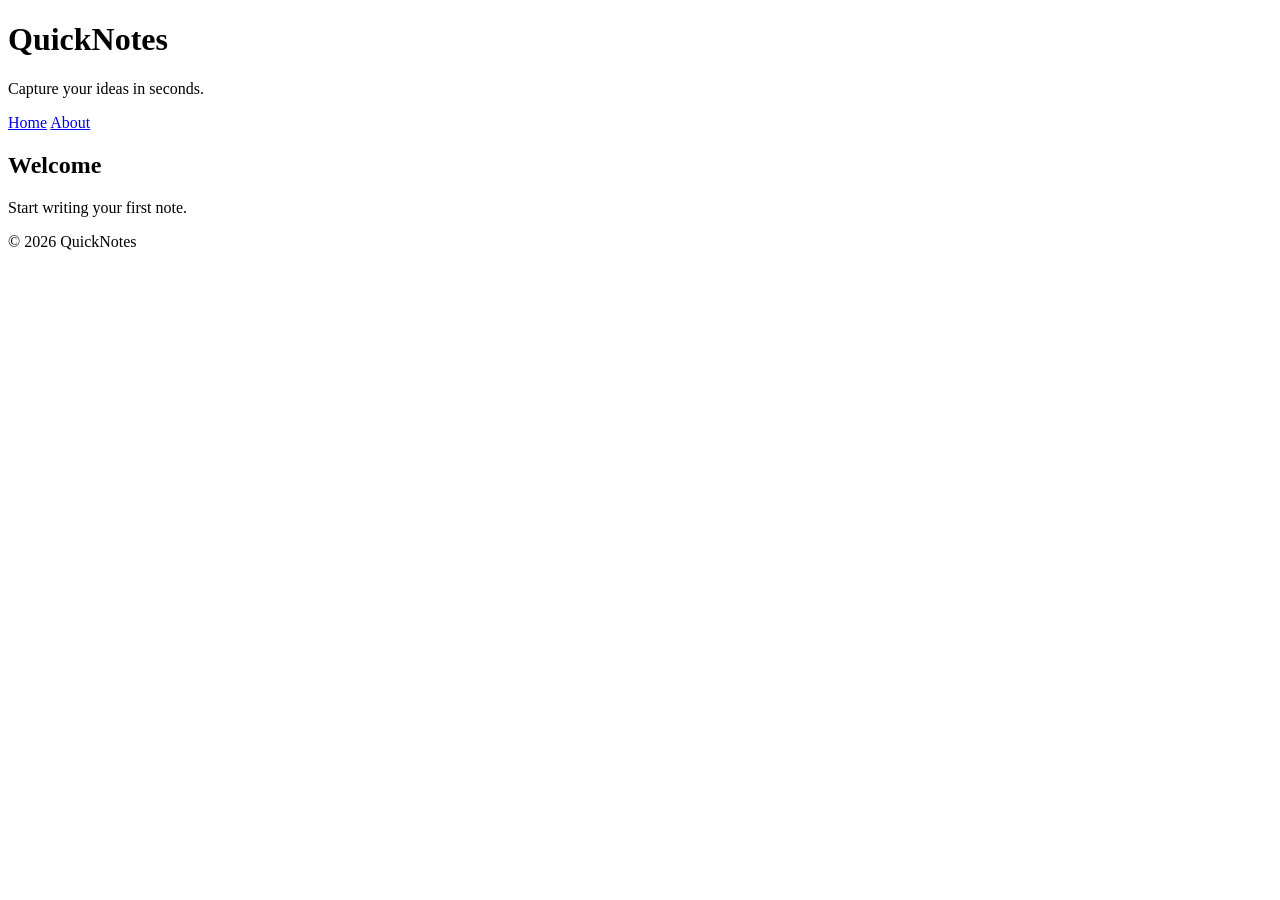
<file: day1/index.html>
<!DOCTYPE html>
<html lang="en">
<head>
  <meta charset="UTF-8">
  <meta name="viewport" content="width=device-width, initial-scale=1.0">
  <title>QuickNotes</title>
</head>
<body>
  <header>
    <h1>QuickNotes</h1>
    <p>Capture your ideas in seconds.</p>
    <!-- Add this nav to your own lab index.html, under the tagline -->
    <nav>
      <a href="index.html">Home</a>
      <a href="about.html">About</a>
    </nav>
  </header>

  <main>
    <h2>Welcome</h2>
    <p>Start writing your first note.</p>
  </main>

  <footer>
    <p>&copy; 2026 QuickNotes</p>
  </footer>
</body>
</html>
</file>
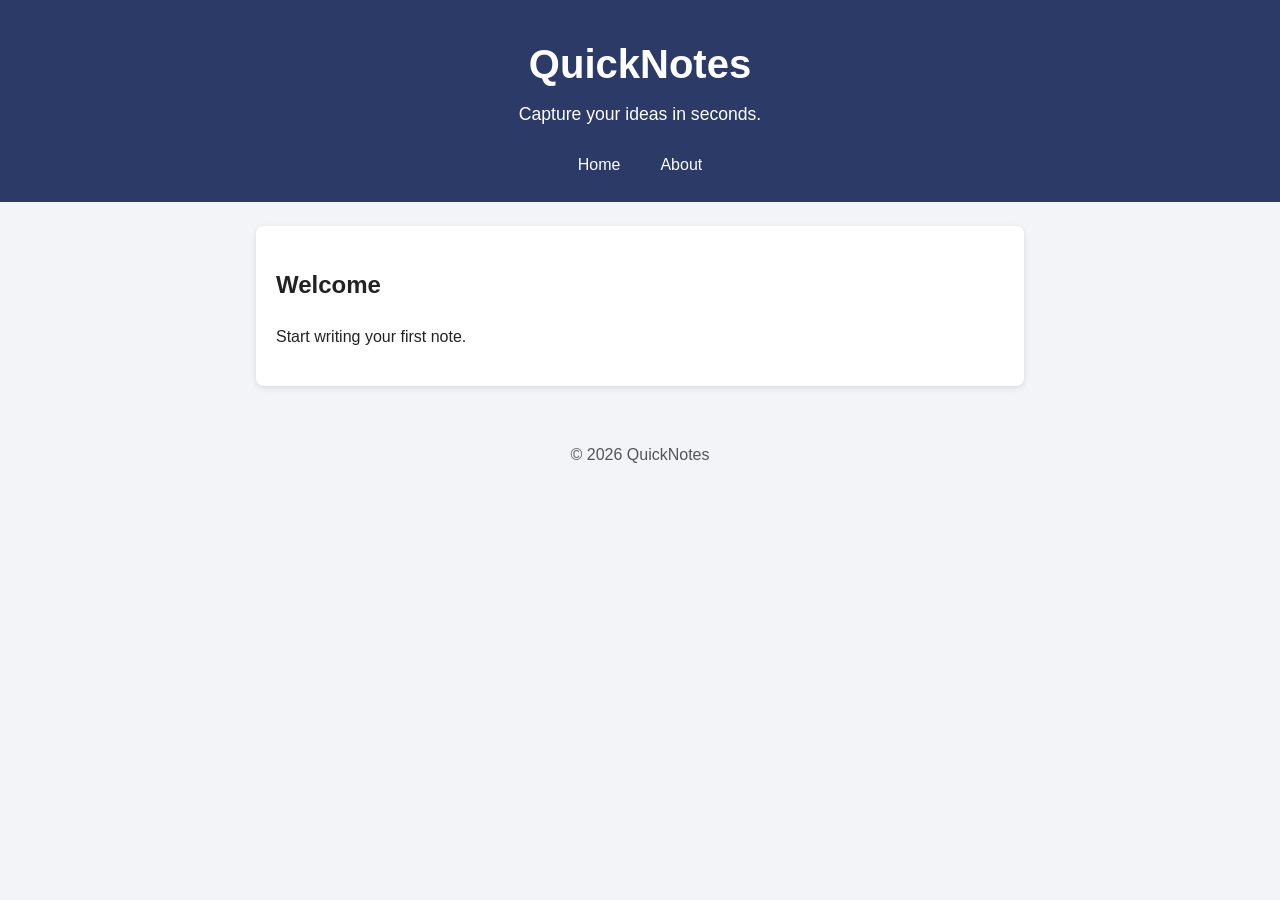
<file: day2/index.html>
<!DOCTYPE html>
<html lang="en">
<head>
  <meta charset="UTF-8">
  <meta name="viewport" content="width=device-width, initial-scale=1.0">
  <title>QuickNotes</title>
  <link rel="stylesheet" href="style.css">
</head>
<body>
  <header>
    <h1>QuickNotes</h1>
    <p>Capture your ideas in seconds.</p>
    <nav>
      <a href="index.html">Home</a>
      <a href="about.html">About</a>
    </nav>
  </header>

  <main>
    <section>
      <h2>Welcome</h2>
      <p>Start writing your first note.</p>
    </section>
  </main>

  <footer>
    <p>&copy; 2026 QuickNotes</p>
  </footer>
</body>
</html>
</file>
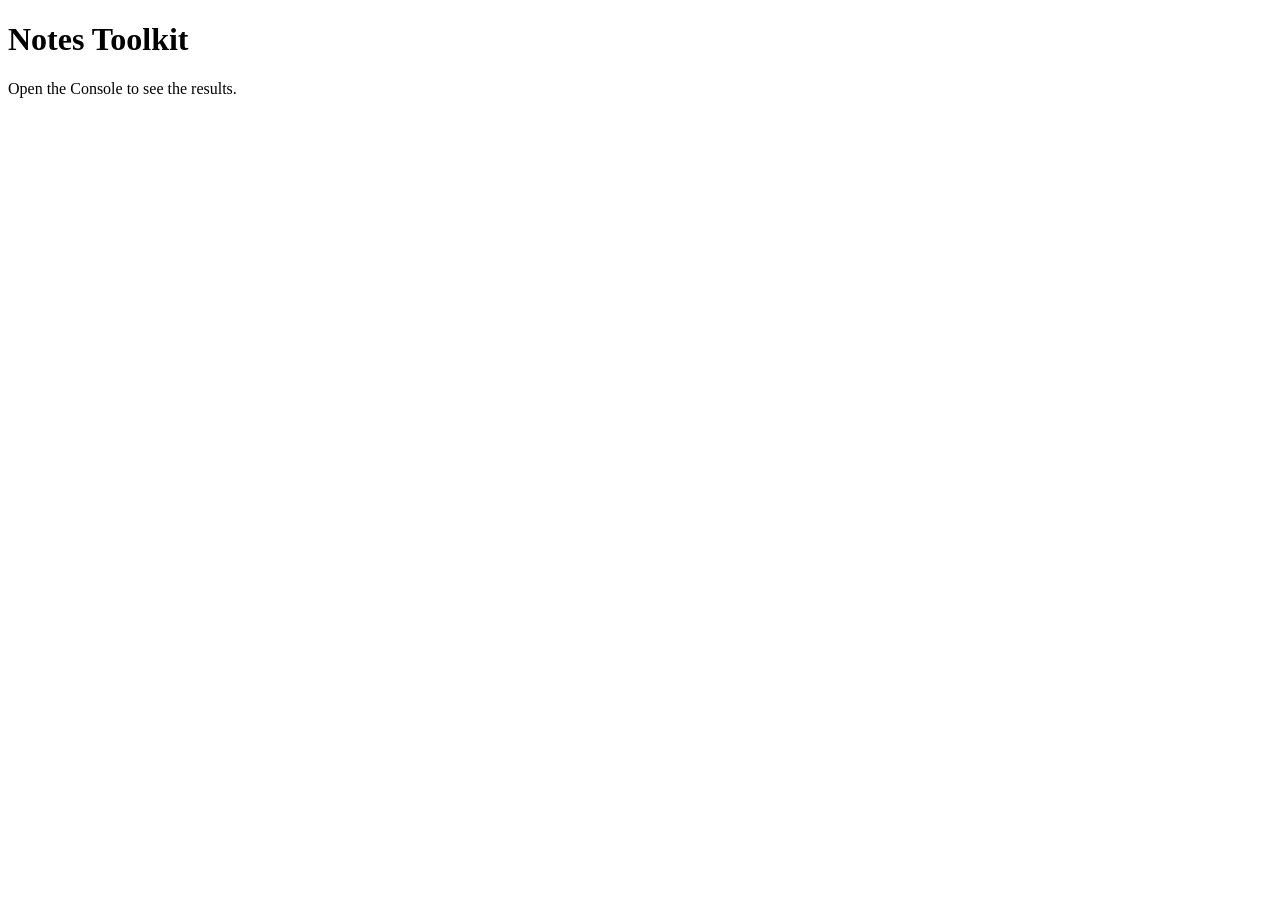
<file: day3/index.html>
<!DOCTYPE html>
<html lang="en">
<head>
  <meta charset="UTF-8">
  <meta name="viewport" content="width=device-width, initial-scale=1.0">
  <title>Notes Toolkit</title>
  <script src="script.js" defer></script>
</head>
<body>
  <h1>Notes Toolkit</h1>
  <p>Open the Console to see the results.</p>
</body>
</html>
</file>
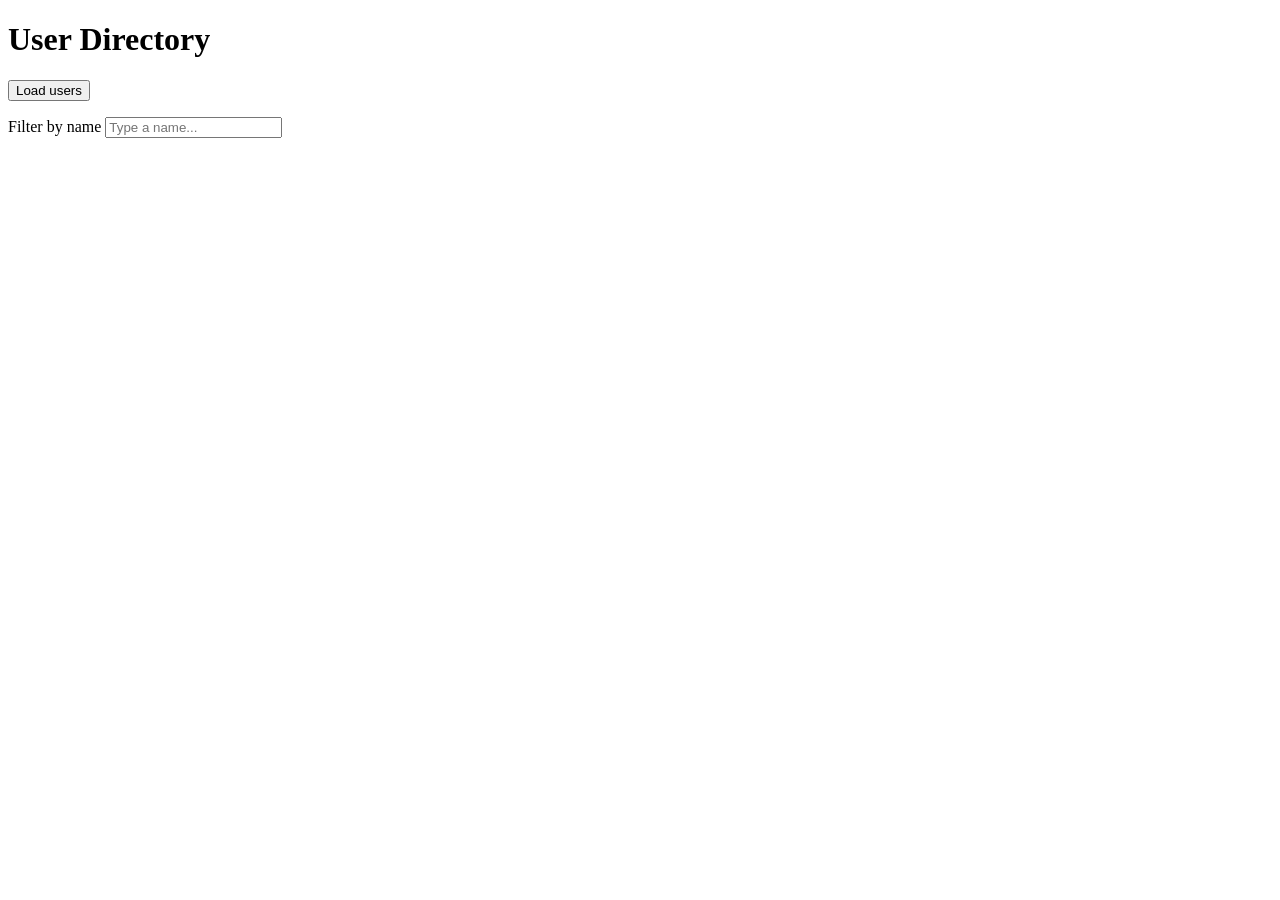
<file: day5/index.html>
<!DOCTYPE html>
<html lang="en">
<head>
  <meta charset="UTF-8">
  <meta name="viewport" content="width=device-width, initial-scale=1.0">
  <title>User Directory</title>
  <script src="users.js" defer></script>
</head>
<body>
  <h1>User Directory</h1>

  <button id="load-users" type="button">Load users</button>

  <p>
    <label for="filter-input">Filter by name</label>
    <input type="text" id="filter-input" placeholder="Type a name...">
  </p>

  <p id="status" role="status"></p>

  <ul id="users-list"></ul>
</body>
</html>
</file>
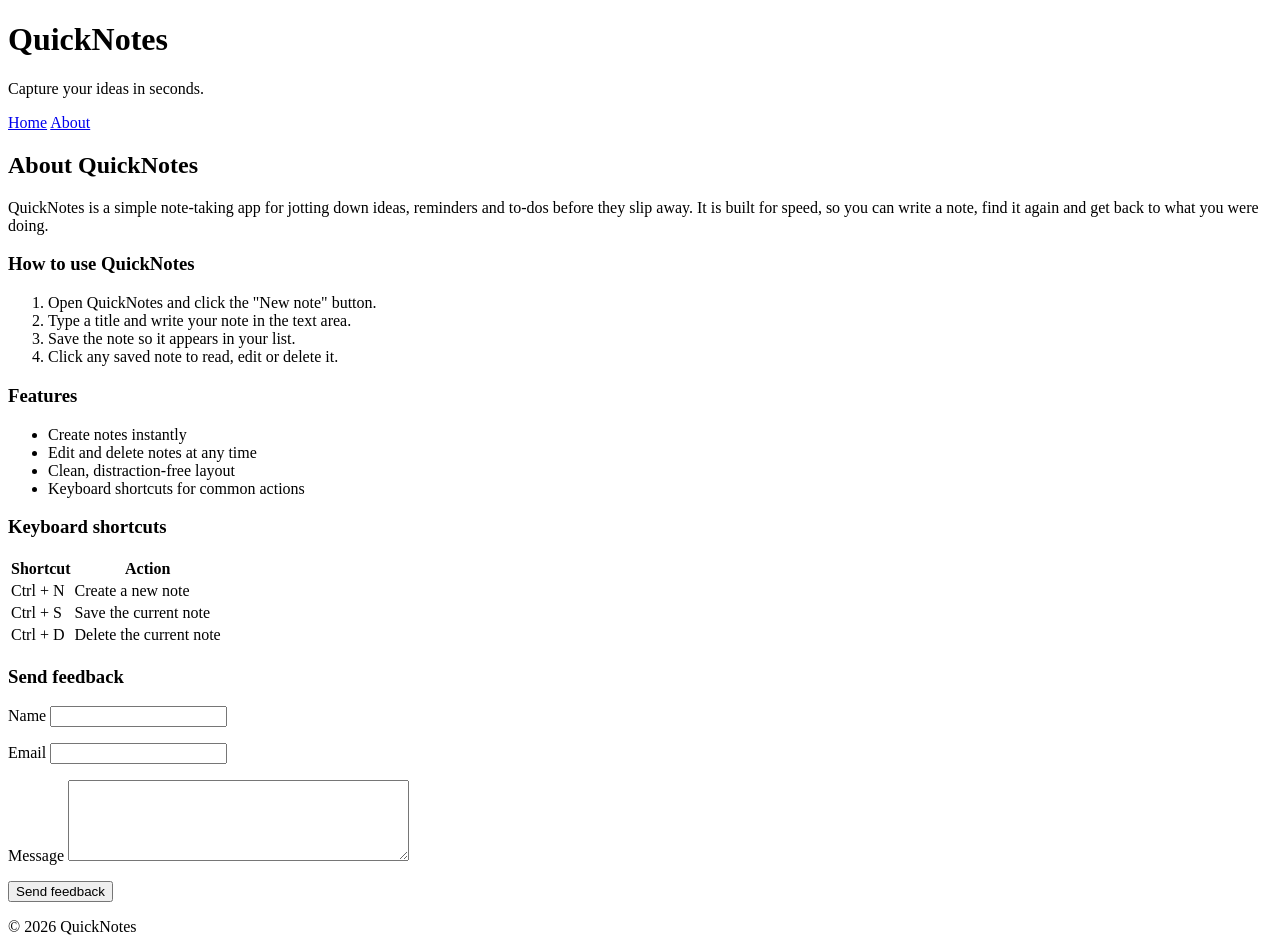
<file: day1/about.html>
<!DOCTYPE html>
<html lang="en">
<head>
  <meta charset="UTF-8">
  <meta name="viewport" content="width=device-width, initial-scale=1.0">
  <title>About QuickNotes</title>
</head>
<body>
  <header>
    <h1>QuickNotes</h1>
    <p>Capture your ideas in seconds.</p>
    <nav>
      <a href="index.html">Home</a>
      <a href="about.html">About</a>
    </nav>
  </header>

  <main>
    <h2>About QuickNotes</h2>
    <p>QuickNotes is a simple note-taking app for jotting down ideas, reminders and to-dos before they slip away. It is built for speed, so you can write a note, find it again and get back to what you were doing.</p>

    <section>
      <h3>How to use QuickNotes</h3>
      <ol>
        <li>Open QuickNotes and click the "New note" button.</li>
        <li>Type a title and write your note in the text area.</li>
        <li>Save the note so it appears in your list.</li>
        <li>Click any saved note to read, edit or delete it.</li>
      </ol>
    </section>

    <section>
      <h3>Features</h3>
      <ul>
        <li>Create notes instantly</li>
        <li>Edit and delete notes at any time</li>
        <li>Clean, distraction-free layout</li>
        <li>Keyboard shortcuts for common actions</li>
      </ul>
    </section>

    <section>
      <h3>Keyboard shortcuts</h3>
      <table>
        <thead>
          <tr>
            <th scope="col">Shortcut</th>
            <th scope="col">Action</th>
          </tr>
        </thead>
        <tbody>
          <tr>
            <td>Ctrl + N</td>
            <td>Create a new note</td>
          </tr>
          <tr>
            <td>Ctrl + S</td>
            <td>Save the current note</td>
          </tr>
          <tr>
            <td>Ctrl + D</td>
            <td>Delete the current note</td>
          </tr>
        </tbody>
      </table>
    </section>

    <section>
      <h3>Send feedback</h3>
      <form>
        <p>
          <label for="name">Name</label>
          <input type="text" id="name" name="name" required>
        </p>
        <p>
          <label for="email">Email</label>
          <input type="email" id="email" name="email" required>
        </p>
        <p>
          <label for="message">Message</label>
          <textarea id="message" name="message" rows="5" cols="40" required></textarea>
        </p>
        <button type="submit">Send feedback</button>
      </form>
    </section>
  </main>

  <footer>
    <p>&copy; 2026 QuickNotes</p>
  </footer>
</body>
</html>
</file>
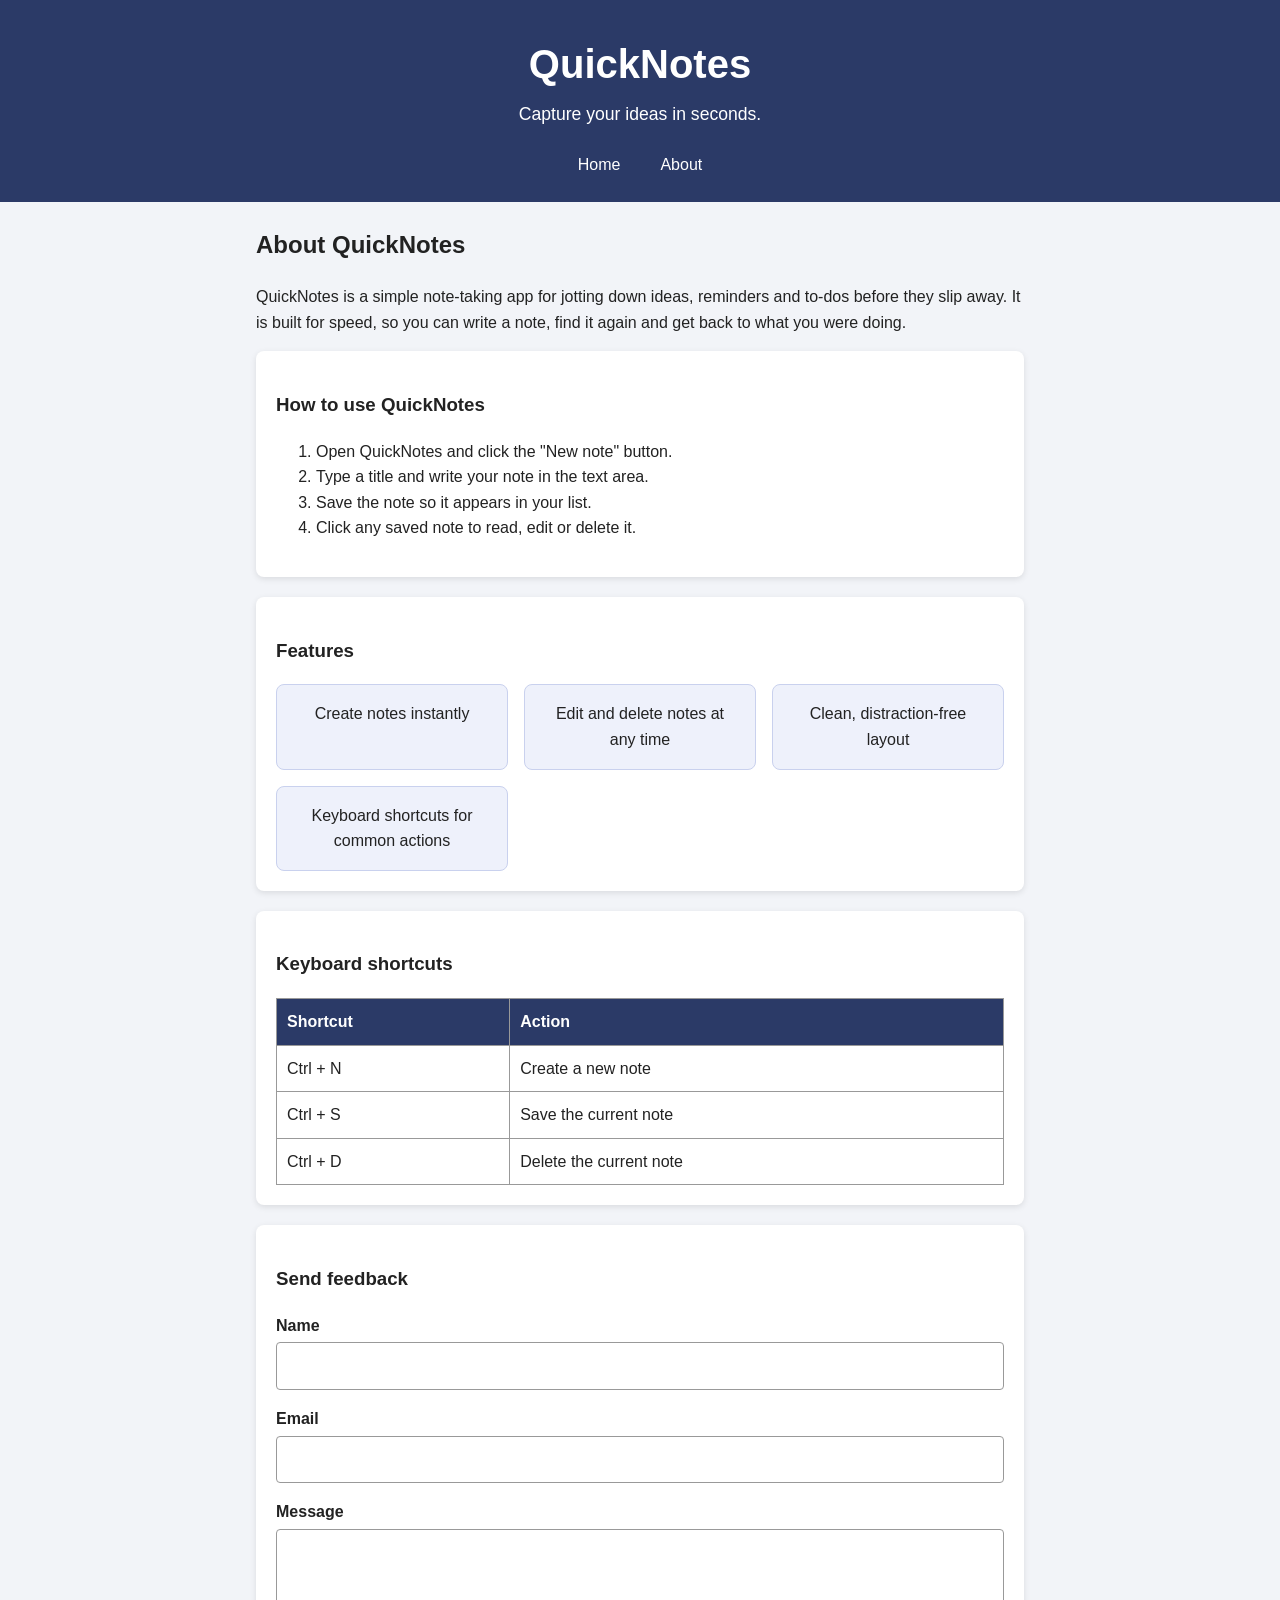
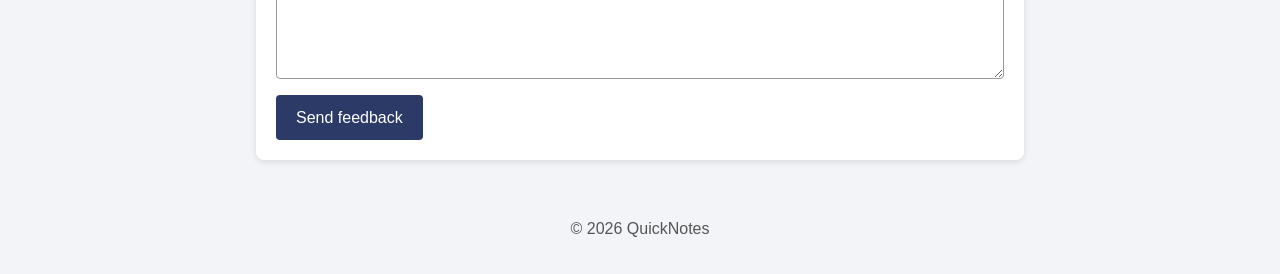
<file: day2/about.html>
<!DOCTYPE html>
<html lang="en">
<head>
  <meta charset="UTF-8">
  <meta name="viewport" content="width=device-width, initial-scale=1.0">
  <title>About QuickNotes</title>
  <link rel="stylesheet" href="style.css">
</head>
<body>
  <header>
    <h1>QuickNotes</h1>
    <p>Capture your ideas in seconds.</p>
    <nav>
      <a href="index.html">Home</a>
      <a href="about.html">About</a>
    </nav>
  </header>

  <main>
    <h2>About QuickNotes</h2>
    <p>QuickNotes is a simple note-taking app for jotting down ideas, reminders and to-dos before they slip away. It is built for speed, so you can write a note, find it again and get back to what you were doing.</p>

    <section>
      <h3>How to use QuickNotes</h3>
      <ol>
        <li>Open QuickNotes and click the "New note" button.</li>
        <li>Type a title and write your note in the text area.</li>
        <li>Save the note so it appears in your list.</li>
        <li>Click any saved note to read, edit or delete it.</li>
      </ol>
    </section>

    <section>
      <h3>Features</h3>
      <ul class="features">
        <li>Create notes instantly</li>
        <li>Edit and delete notes at any time</li>
        <li>Clean, distraction-free layout</li>
        <li>Keyboard shortcuts for common actions</li>
      </ul>
    </section>

    <section>
      <h3>Keyboard shortcuts</h3>
      <table>
        <thead>
          <tr>
            <th scope="col">Shortcut</th>
            <th scope="col">Action</th>
          </tr>
        </thead>
        <tbody>
          <tr>
            <td>Ctrl + N</td>
            <td>Create a new note</td>
          </tr>
          <tr>
            <td>Ctrl + S</td>
            <td>Save the current note</td>
          </tr>
          <tr>
            <td>Ctrl + D</td>
            <td>Delete the current note</td>
          </tr>
        </tbody>
      </table>
    </section>

    <section>
      <h3>Send feedback</h3>
      <form>
        <p>
          <label for="name">Name</label>
          <input type="text" id="name" name="name" required>
        </p>
        <p>
          <label for="email">Email</label>
          <input type="email" id="email" name="email" required>
        </p>
        <p>
          <label for="message">Message</label>
          <textarea id="message" name="message" rows="5" cols="40" required></textarea>
        </p>
        <button type="submit">Send feedback</button>
      </form>
    </section>
  </main>

  <footer>
    <p>&copy; 2026 QuickNotes</p>
  </footer>
</body>
</html>
</file>
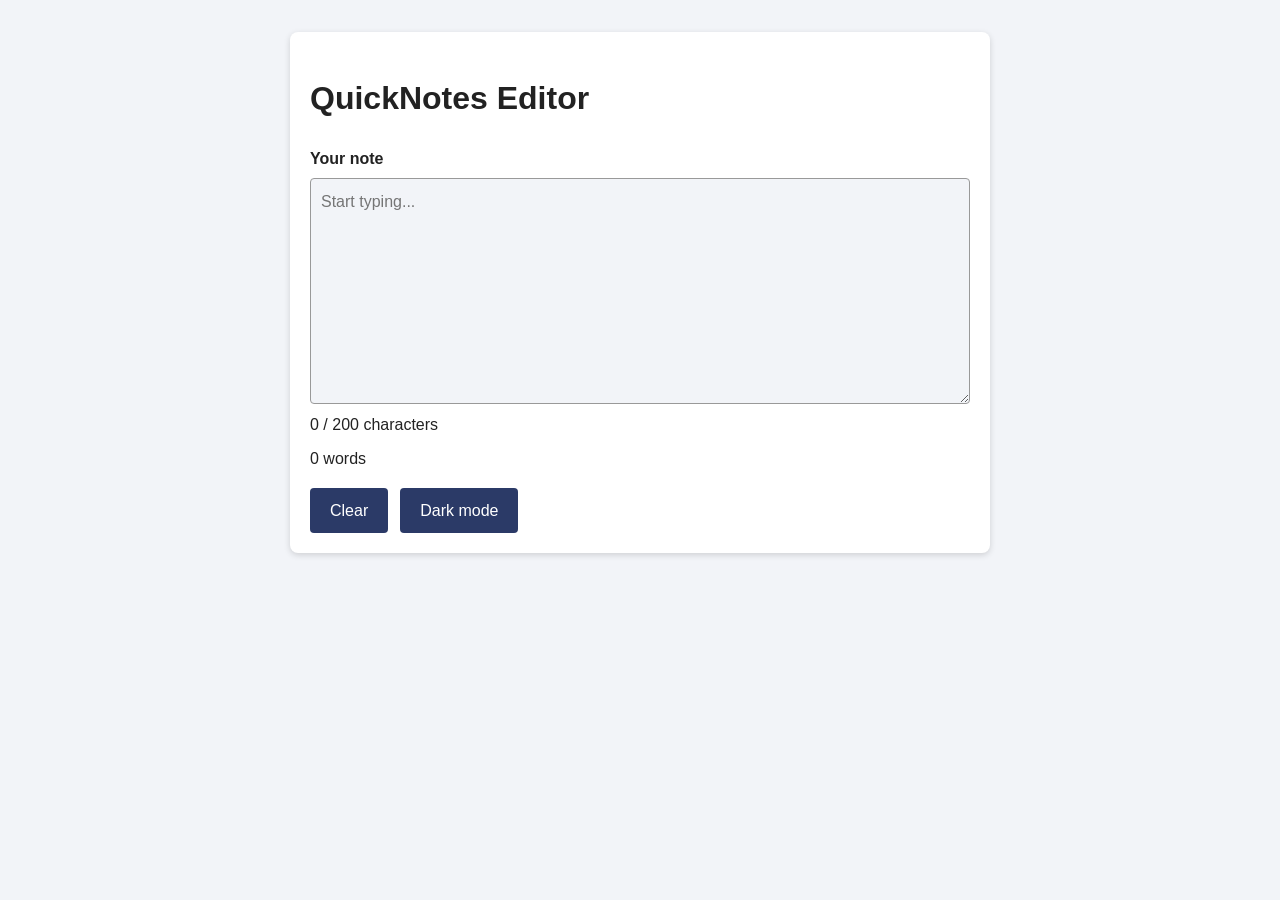
<file: day4/index (1).html>
<!DOCTYPE html>
<html lang="en">
<head>
  <meta charset="UTF-8">
  <meta name="viewport" content="width=device-width, initial-scale=1.0">
  <title>QuickNotes Editor</title>
  <link rel="stylesheet" href="style.css">
  <script src="script.js" defer></script>
</head>
<body>
  <main>
    <h1>QuickNotes Editor</h1>

    <label for="note-text">Your note</label>
    <textarea id="note-text" rows="8" placeholder="Start typing..."></textarea>

    <p id="char-count">0 / 200 characters</p>
    <p id="word-count">0 words</p>

    <div class="controls">
      <button id="clear-btn" type="button">Clear</button>
      <button id="theme-toggle" type="button">Dark mode</button>
    </div>
  </main>
</body>
</html>
</file>
<file: day2/style.css>
/* Reset */
*,
*::before,
*::after {
  box-sizing: border-box;
}

/* Base */
body {
  margin: 0;
  font-family: Arial, Helvetica, sans-serif;
  line-height: 1.6;
  color: #222;
  background-color: #f2f4f8;
}

/* Header */
header {
  background-color: #2b3a67;
  color: #fff;
  text-align: center;
  padding: 32px 16px 16px;
}

header h1 {
  margin: 0;
  font-size: 2.5rem;
}

header p {
  margin: 4px 0 16px;
  font-size: 1.1rem;
}

/* Navigation */
nav {
  display: flex;
  justify-content: center;
  gap: 16px;
}

nav a {
  color: #fff;
  text-decoration: none;
  padding: 8px 12px;
  border-radius: 4px;
  transition: background-color 0.3s ease, color 0.3s ease;
}

nav a:hover,
nav a:focus {
  background-color: #fff;
  color: #2b3a67;
}

/* Main */
main {
  max-width: 800px;
  margin: 24px auto;
  padding: 0 16px;
}

section {
  background-color: #fff;
  padding: 20px;
  margin-bottom: 20px;
  border-radius: 8px;
  box-shadow: 0 2px 6px rgba(0, 0, 0, 0.1);
}

/* Features grid */
.features {
  display: grid;
  grid-template-columns: repeat(auto-fit, minmax(180px, 1fr));
  gap: 16px;
  list-style: none;
  margin: 0;
  padding: 0;
}

.features li {
  background-color: #eef1fb;
  border: 1px solid #c9d1ee;
  border-radius: 8px;
  padding: 16px;
  text-align: center;
}

/* Table */
table {
  width: 100%;
  border-collapse: collapse;
}

th,
td {
  border: 1px solid #999;
  padding: 10px;
  text-align: left;
}

th {
  background-color: #2b3a67;
  color: #fff;
}

/* Form */
form p {
  margin: 0 0 16px;
}

label {
  display: block;
  margin-bottom: 4px;
  font-weight: bold;
}

input,
textarea {
  display: block;
  width: 100%;
  padding: 10px;
  border: 1px solid #999;
  border-radius: 4px;
  font: inherit;
}

button {
  background-color: #2b3a67;
  color: #fff;
  border: none;
  border-radius: 4px;
  padding: 10px 20px;
  font: inherit;
  cursor: pointer;
  transition: background-color 0.3s ease, transform 0.2s ease;
}

button:hover {
  background-color: #1b2547;
  transform: translateY(-2px);
}

/* Footer */
footer {
  text-align: center;
  padding: 16px;
  color: #555;
}

/* Small screens */
@media (max-width: 600px) {
  header {
    padding: 16px 8px 8px;
  }

  header h1 {
    font-size: 1.6rem;
  }

  header p {
    font-size: 0.95rem;
  }

  section {
    padding: 14px;
  }
}
</file>
<file: day4/style.css>
*,
*::before,
*::after {
  box-sizing: border-box;
}

/* Light theme colours */
:root {
  --bg: #f2f4f8;
  --text: #222222;
  --card: #ffffff;
  --border: #999999;
  --button-bg: #2b3a67;
  --button-text: #ffffff;
  --warning: #e67e00;
  --danger: #d00000;
}

/* Dark theme: only the variables change */
body.dark {
  --bg: #121826;
  --text: #e6e9f2;
  --card: #1c2438;
  --border: #5b6785;
  --button-bg: #8fa3e8;
  --button-text: #121826;
  --warning: #ffb347;
  --danger: #ff6b6b;
}

body {
  margin: 0;
  font-family: Arial, Helvetica, sans-serif;
  line-height: 1.6;
  color: var(--text);
  background-color: var(--bg);
  transition: background-color 0.3s ease, color 0.3s ease;
}

main {
  max-width: 700px;
  margin: 32px auto;
  padding: 20px;
  background-color: var(--card);
  border-radius: 8px;
  box-shadow: 0 2px 6px rgba(0, 0, 0, 0.15);
}

label {
  display: block;
  margin-bottom: 6px;
  font-weight: bold;
}

textarea {
  display: block;
  width: 100%;
  padding: 10px;
  font: inherit;
  color: var(--text);
  background-color: var(--bg);
  border: 1px solid var(--border);
  border-radius: 4px;
  resize: vertical;
}

#char-count,
#word-count {
  margin: 8px 0 0;
}

/* Character counter states */
.warning {
  color: var(--warning);
}

.over {
  color: var(--danger);
  font-weight: bold;
}

.controls {
  display: flex;
  gap: 12px;
  margin-top: 16px;
}

button {
  padding: 10px 20px;
  font: inherit;
  color: var(--button-text);
  background-color: var(--button-bg);
  border: none;
  border-radius: 4px;
  cursor: pointer;
  transition: opacity 0.2s ease, transform 0.2s ease;
}

button:hover {
  opacity: 0.85;
  transform: translateY(-2px);
}

@media (max-width: 600px) {
  main {
    margin: 12px;
    padding: 14px;
  }
}
</file>
